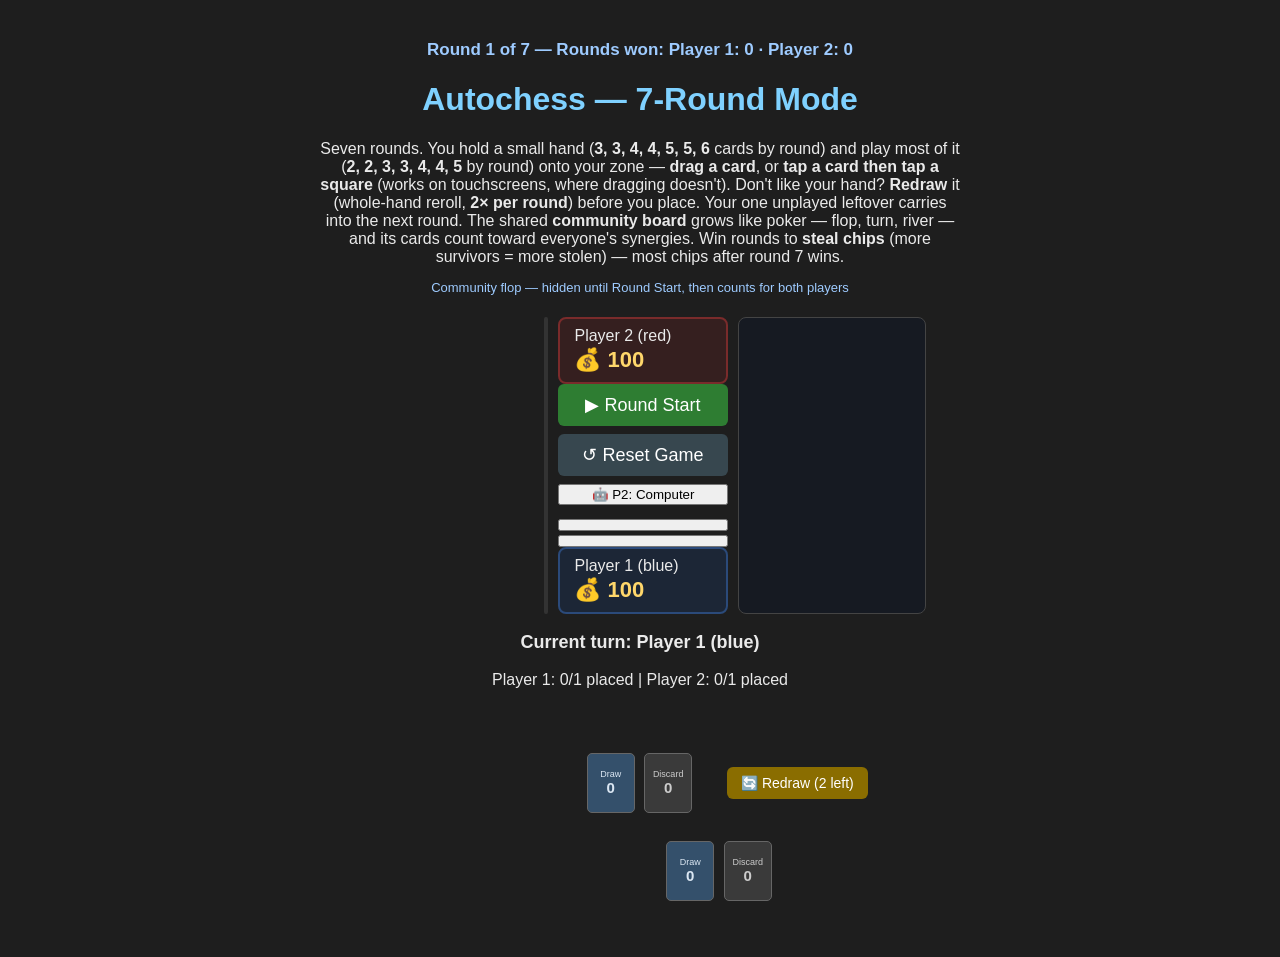
<file: index.html>
<meta charset="utf-8" />
<title>Autochess — 7-Round Mode</title>

<!-- Web hosts (GitHub Pages, Netlify, etc.) serve the file named index.html when
     someone visits the bare folder URL. The real game lives in game.html, so this
     file's only job is to bounce visitors straight there. Keeping the game in
     game.html means every doc, bookmark and ?v=legNN reload habit still works. -->
<meta http-equiv="refresh" content="0; url=game.html" />

<!-- Shown only if the auto-redirect is blocked (rare, but never leave a dead end). -->
<body style="background:#1e1e1e;color:#eaeaea;font-family:Arial,sans-serif;margin:40px">
  <p>Loading the game… <a href="game.html" style="color:#7fd1ff">click here if nothing happens</a>.</p>
</body>
</file>
